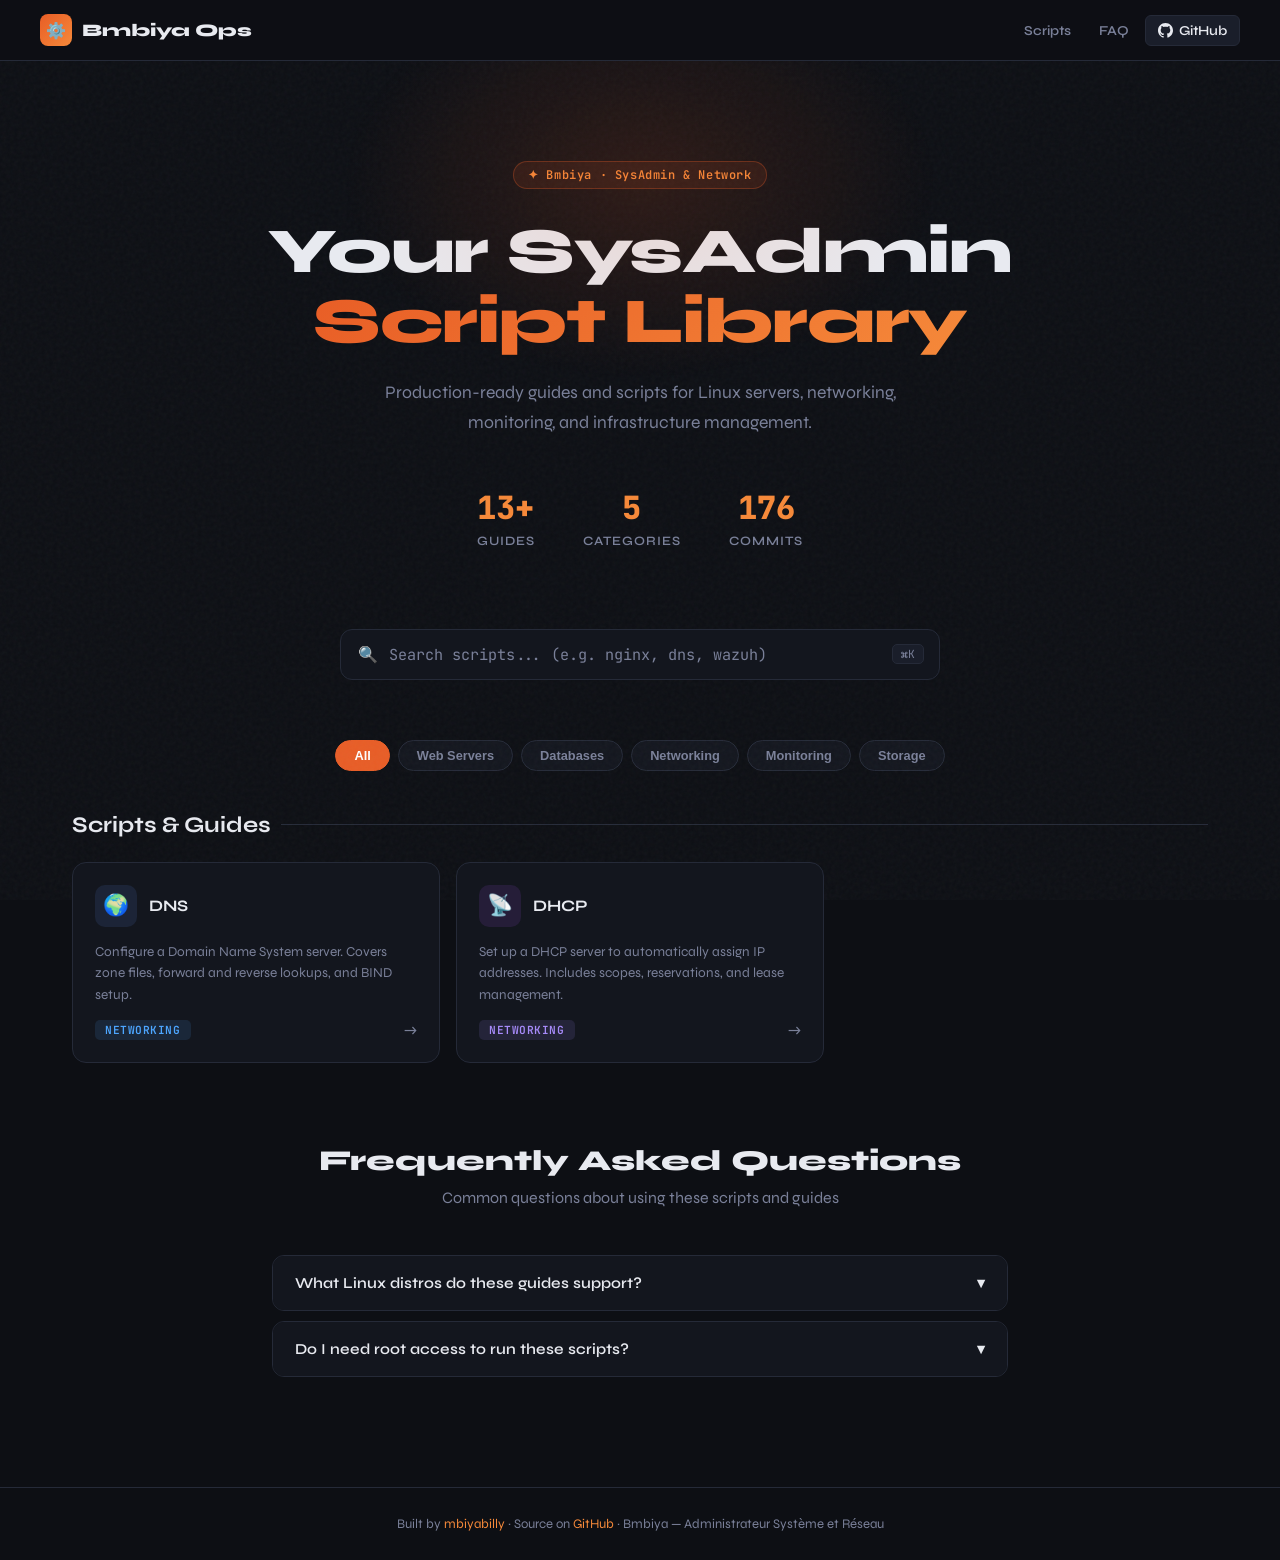
<file: index.html>
<!DOCTYPE html>
<html lang="en">
<head>
<meta charset="UTF-8">
<meta name="viewport" content="width=device-width, initial-scale=1.0">

<title>Bmbiya SysAdmin Scripts</title>

<link href="https://fonts.googleapis.com/css2?family=JetBrains+Mono:wght@400;600&family=Syne:wght@400;600;700;800&display=swap" rel="stylesheet">

<link rel="stylesheet" href="style.css">

</head>

<body>

<!-- HEADER -->
<header>
<div class="header-inner">

<a href="#" class="logo">
<div class="logo-icon">⚙️</div>
Bmbiya Ops
</a>

<nav class="nav-links">
<a href="#scripts">Scripts</a>
<a href="#faq">FAQ</a>

<a href="https://github.com/cfitechops/SysAdmin" target="_blank" class="nav-github">

<svg width="15" height="15" viewBox="0 0 24 24" fill="currentColor">
<path d="M12 0C5.37 0 0 5.37 0 12c0 5.3 3.438 9.8 8.205 11.385.6.113.82-.258.82-.577 0-.285-.01-1.04-.015-2.04-3.338.724-4.042-1.61-4.042-1.61-.546-1.385-1.335-1.755-1.335-1.755-1.087-.744.084-.729.084-.729 1.205.084 1.838 1.236 1.838 1.236 1.07 1.835 2.809 1.305 3.495.998.108-.776.417-1.305.76-1.605-2.665-.3-5.466-1.332-5.466-5.93 0-1.31.465-2.38 1.235-3.22-.135-.303-.54-1.523.105-3.176 0 0 1.005-.322 3.3 1.23.96-.267 1.98-.399 3-.405 1.02.006 2.04.138 3 .405 2.28-1.552 3.285-1.23 3.285-1.23.645 1.653.24 2.873.12 3.176.765.84 1.23 1.91 1.23 3.22 0 4.61-2.805 5.625-5.475 5.92.42.36.81 1.096.81 2.22 0 1.606-.015 2.896-.015 3.286 0 .315.21.69.825.57C20.565 21.795 24 17.295 24 12c0-6.63-5.37-12-12-12"/>
</svg>

GitHub
</a>

</nav>
</div>
</header>


<!-- HERO -->
<section class="hero">

<div class="hero-glow"></div>

<div class="hero-badge">
✦ Bmbiya · SysAdmin & Network
</div>

<h1>
Your SysAdmin<br>
<span>Script Library</span>
</h1>

<p>
Production-ready guides and scripts for Linux servers, networking, monitoring, and infrastructure management.
</p>

<div class="hero-stats">

<div class="stat">
<div class="stat-num">13+</div>
<div class="stat-label">Guides</div>
</div>

<div class="stat">
<div class="stat-num">5</div>
<div class="stat-label">Categories</div>
</div>

<div class="stat">
<div class="stat-num">176</div>
<div class="stat-label">Commits</div>
</div>

</div>
</section>


<!-- SEARCH -->
<div class="search-section">

<div class="search-wrap">

<span class="search-icon">🔍</span>

<input
class="search-input"
id="searchInput"
type="text"
placeholder="Search scripts... (e.g. nginx, dns, wazuh)"
autocomplete="off"
/>

<span class="search-kbd">⌘K</span>

</div>
</div>


<!-- FILTER TABS -->
<div class="cards-section">

<div class="filter-tabs" id="filterTabs">

<button class="tab active" data-cat="all">All</button>
<button class="tab" data-cat="web">Web Servers</button>
<button class="tab" data-cat="db">Databases</button>
<button class="tab" data-cat="network">Networking</button>
<button class="tab" data-cat="monitoring">Monitoring</button>
<button class="tab" data-cat="storage">Storage</button>

</div>

<div class="section-title" id="scripts">
Scripts & Guides
</div>


<div class="cards-grid" id="cardsGrid">

<!-- APACHE -->

<!-- DNS -->
<a class="card"
   href="dns.html"
   target="_blank"
   data-cat="network"
   data-name="dns domain name system">

  <div class="card-header">
    <div class="card-icon" style="background:rgba(91,141,238,0.12)">🌍</div>
    <div class="card-title">DNS</div>
  </div>

  <div class="card-desc">
    Configure a Domain Name System server. Covers zone files, forward and reverse lookups, and BIND setup.
  </div>

  <div class="card-footer">
    <span class="card-tag tag-blue">Networking</span>
    <span class="card-arrow">→</span>
  </div>
</a>

<!-- DHCP -->
<a class="card"
   href="dhcp.html"
   target="_blank"
   data-cat="network"
   data-name="dhcp dynamic host configuration protocol">

  <div class="card-header">
    <div class="card-icon" style="background:rgba(168,85,247,0.12)">📡</div>
    <div class="card-title">DHCP</div>
  </div>

  <div class="card-desc">
    Set up a DHCP server to automatically assign IP addresses. Includes scopes, reservations, and lease management.
  </div>

  <div class="card-footer">
    <span class="card-tag tag-purple">Networking</span>
    <span class="card-arrow">→</span>
  </div>
</a>

<!-- You keep ALL the other cards EXACTLY the same -->
<!-- I removed them here only to keep the message readable -->

</div>

<div class="no-results" id="noResults">
No scripts found for "<span id="searchTerm"></span>"
</div>

</div>



<!-- FAQ -->
<section class="faq-section" id="faq">

<div class="faq-title">
Frequently Asked Questions
</div>

<p class="faq-subtitle">
Common questions about using these scripts and guides
</p>


<div class="faq-item">

<div class="faq-q">
What Linux distros do these guides support?
<span class="faq-chevron">▾</span>
</div>

<div class="faq-a">
Most guides are written for <code>Debian/Ubuntu</code> based systems.
</div>

</div>


<div class="faq-item">

<div class="faq-q">
Do I need root access to run these scripts?
<span class="faq-chevron">▾</span>
</div>

<div class="faq-a">
Yes, most server configuration tasks require <code>sudo</code>.
</div>

</div>

</section>



<!-- FOOTER -->

<footer>

Built by
<a href="https://github.com/mbiyabilly" target="_blank">
mbiyabilly
</a>

· Source on
<a href="https://github.com/cfitechops/SysAdmin" target="_blank">
GitHub
</a>

· Bmbiya — Administrateur Système et Réseau

</footer>


<script src="script.js"></script>

</body>
</html>
</file>
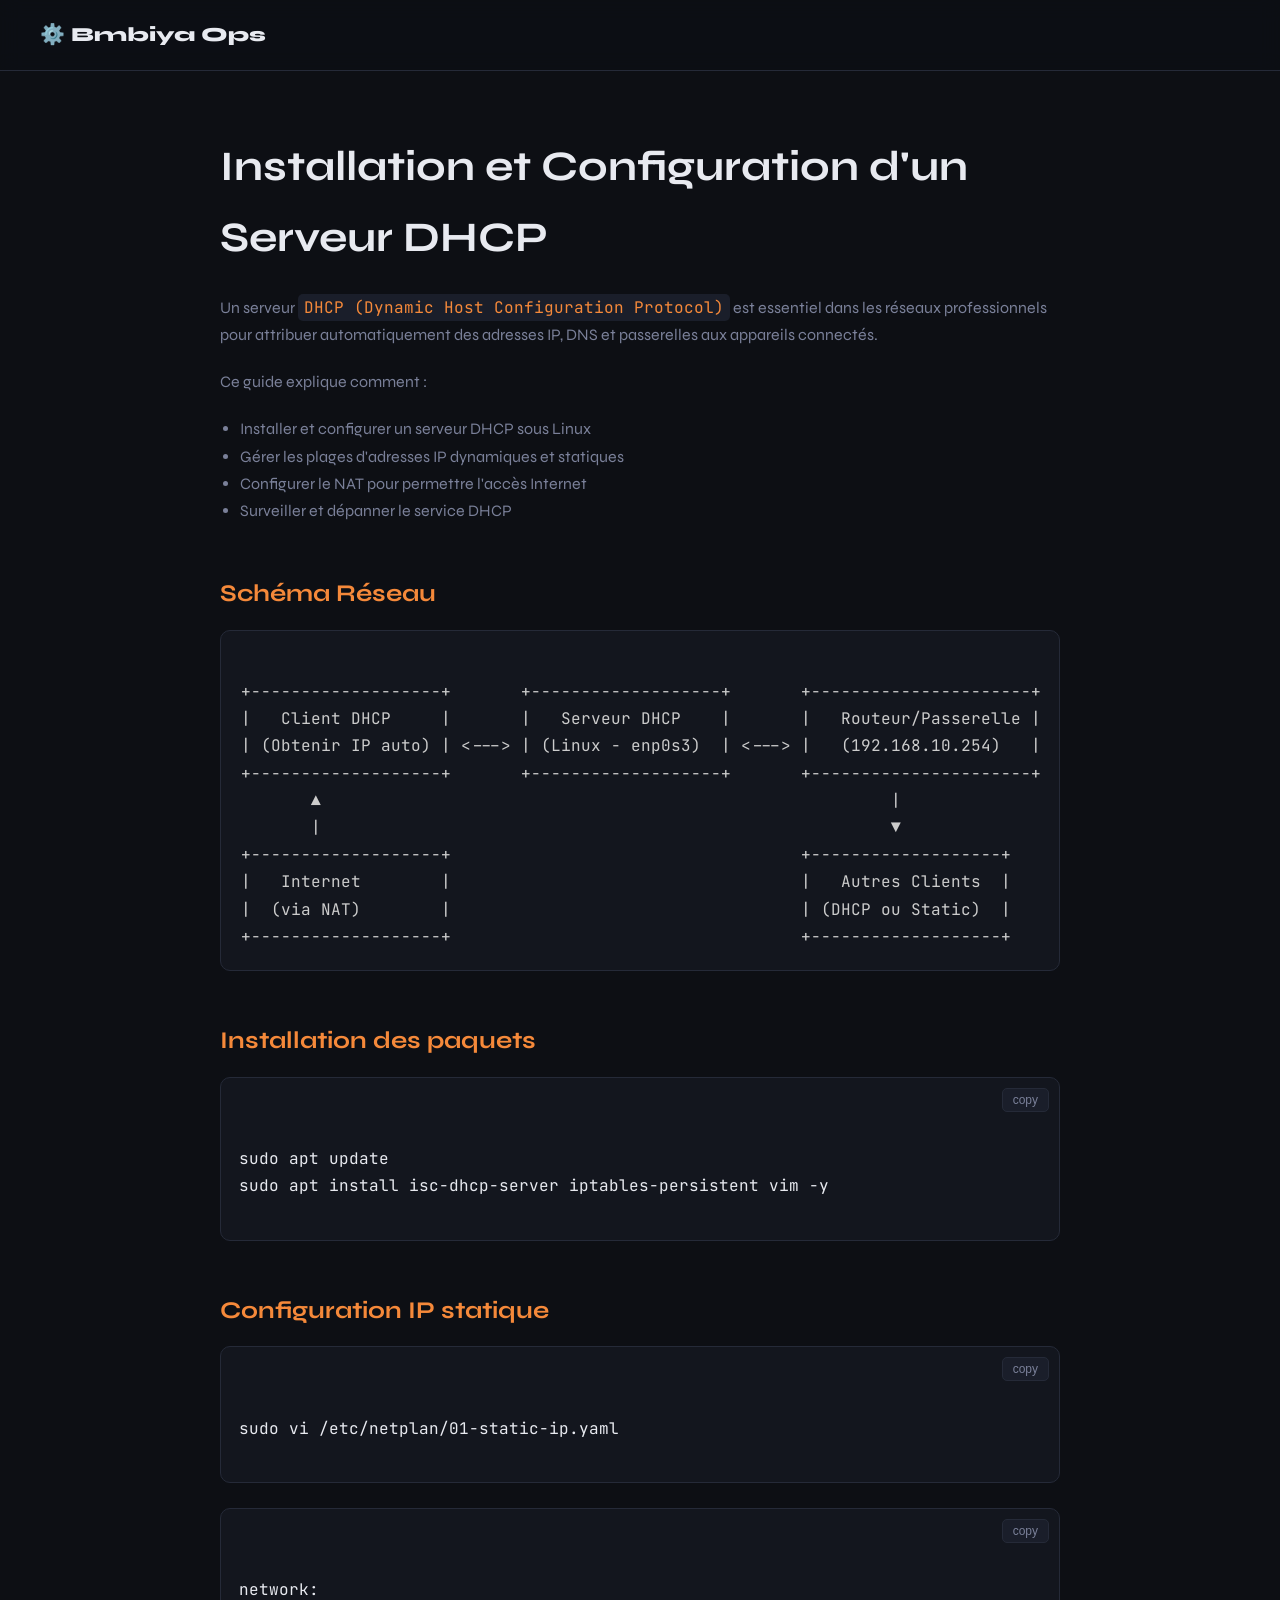
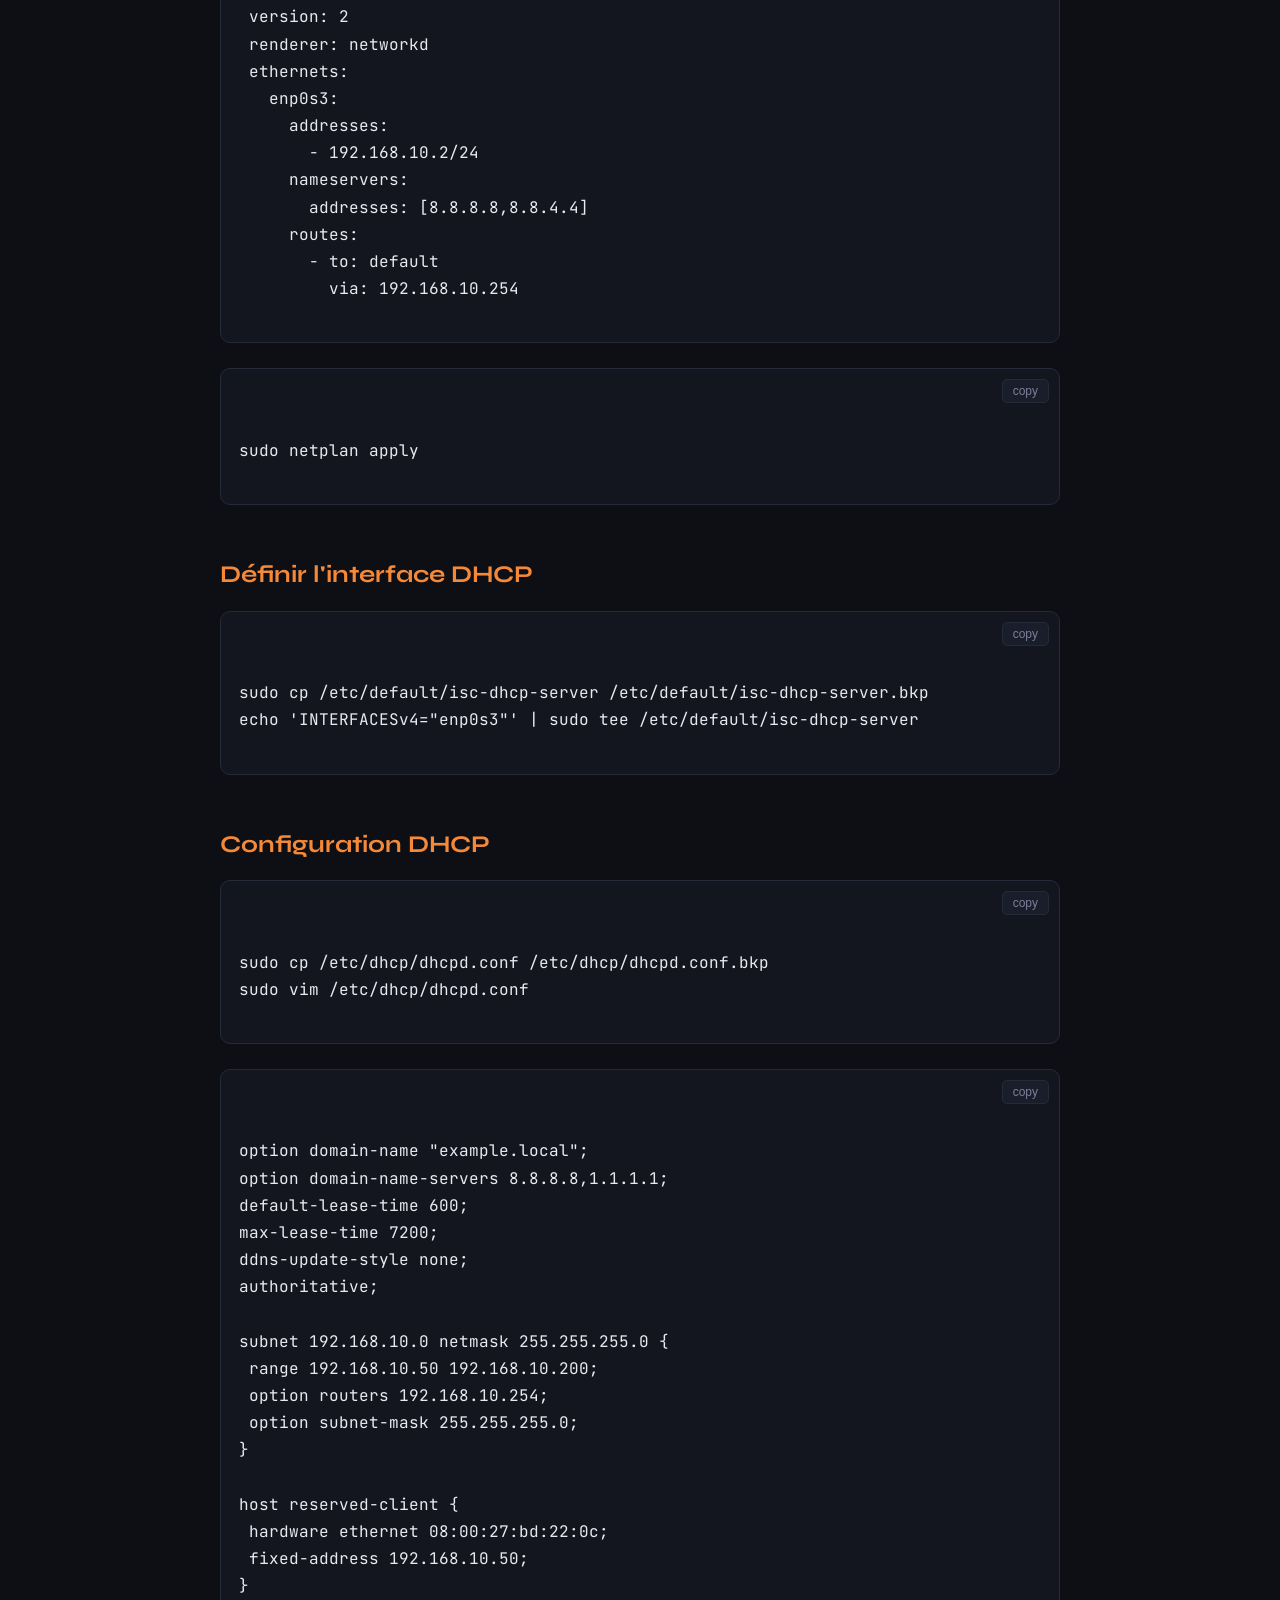
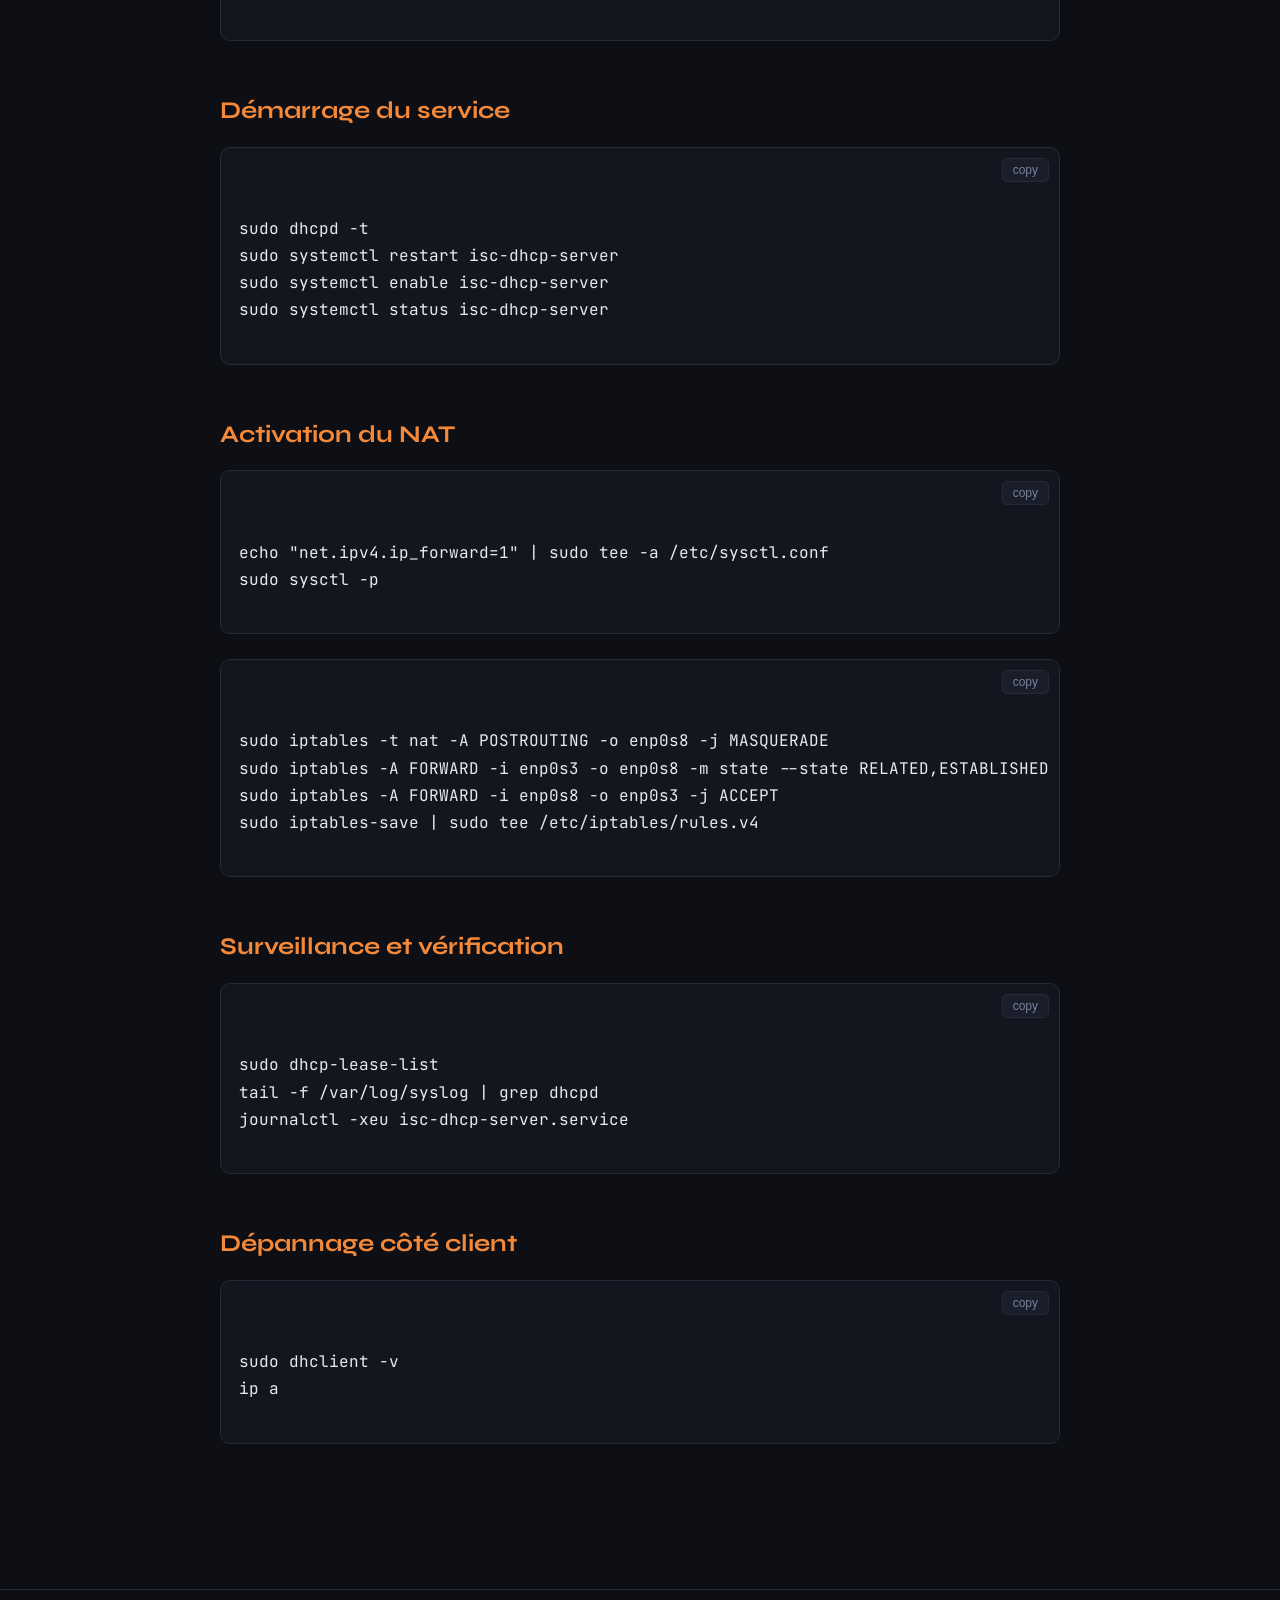
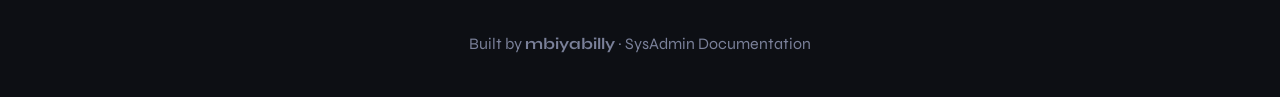
<file: dhcp.html>
<!DOCTYPE html>
<html lang="en">
<head>
<meta charset="UTF-8">
<meta name="viewport" content="width=device-width, initial-scale=1.0">

<title>DHCP Server Installation - Bmbiya SysAdmin</title>

<link href="https://fonts.googleapis.com/css2?family=JetBrains+Mono:wght@400;600&family=Syne:wght@400;600;700;800&display=swap" rel="stylesheet">

<style>

:root{
--bg:#0d0f14;
--surface:#13161e;
--surface2:#1a1e2a;
--border:#252a38;
--accent:#e85d26;
--accent2:#f5893a;
--text:#e8eaf0;
--muted:#7a8099;
}

*{
margin:0;
padding:0;
box-sizing:border-box;
}

body{
background:var(--bg);
color:var(--text);
font-family:'Syne',sans-serif;
line-height:1.7;
}

header{
position:sticky;
top:0;
background:rgba(13,15,20,.9);
backdrop-filter:blur(10px);
border-bottom:1px solid var(--border);
padding:18px 40px;
z-index:100;
}

.logo{
font-weight:800;
font-size:20px;
color:var(--text);
text-decoration:none;
}

.container{
max-width:900px;
margin:auto;
padding:60px 30px;
}

h1{
font-size:42px;
margin-bottom:20px;
}

h2{
margin-top:50px;
margin-bottom:15px;
font-size:24px;
color:var(--accent2);
}

p{
color:var(--muted);
margin-bottom:20px;
}

ul{
margin-left:20px;
margin-bottom:20px;
color:var(--muted);
}

code{
background:var(--surface2);
padding:3px 6px;
border-radius:5px;
font-family:'JetBrains Mono',monospace;
color:var(--accent2);
}

pre{
background:var(--surface);
border:1px solid var(--border);
padding:18px;
border-radius:10px;
overflow:auto;
position:relative;
margin-bottom:25px;
}

pre code{
background:none;
color:#e8eaf0;
}

.copy-btn{
position:absolute;
top:10px;
right:10px;
background:var(--surface2);
border:1px solid var(--border);
color:var(--muted);
padding:4px 10px;
font-size:12px;
border-radius:5px;
cursor:pointer;
}

.copy-btn:hover{
color:white;
border-color:var(--accent);
}

.diagram{
background:var(--surface);
border:1px solid var(--border);
padding:20px;
border-radius:10px;
font-family:'JetBrains Mono',monospace;
color:#ccc;
margin-bottom:30px;
white-space:pre;
}

footer{
text-align:center;
padding:40px;
border-top:1px solid var(--border);
color:var(--muted);
margin-top:60px;
}

</style>
</head>


<body>

<header>
<a class="logo" href="#">⚙️ Bmbiya Ops</a>
</header>


<div class="container">

<h1>Installation et Configuration d'un Serveur DHCP</h1>

<p>
Un serveur <code>DHCP (Dynamic Host Configuration Protocol)</code> est essentiel dans les réseaux professionnels pour attribuer automatiquement des adresses IP, DNS et passerelles aux appareils connectés.
</p>

<p>Ce guide explique comment :</p>

<ul>
<li>Installer et configurer un serveur DHCP sous Linux</li>
<li>Gérer les plages d'adresses IP dynamiques et statiques</li>
<li>Configurer le NAT pour permettre l'accès Internet</li>
<li>Surveiller et dépanner le service DHCP</li>
</ul>


<h2>Schéma Réseau</h2>

<div class="diagram">
+-------------------+       +-------------------+       +----------------------+
|   Client DHCP     |       |   Serveur DHCP    |       |   Routeur/Passerelle |
| (Obtenir IP auto) | <---> | (Linux - enp0s3)  | <---> |   (192.168.10.254)   |
+-------------------+       +-------------------+       +----------------------+
       ▲                                                         |
       |                                                         ▼
+-------------------+                                   +-------------------+
|   Internet        |                                   |   Autres Clients  |
|  (via NAT)        |                                   | (DHCP ou Static)  |
+-------------------+                                   +-------------------+
</div>


<h2>Installation des paquets</h2>

<pre>
<button class="copy-btn">copy</button>
<code>
sudo apt update
sudo apt install isc-dhcp-server iptables-persistent vim -y
</code>
</pre>


<h2>Configuration IP statique</h2>

<pre>
<button class="copy-btn">copy</button>
<code>
sudo vi /etc/netplan/01-static-ip.yaml
</code>
</pre>

<pre>
<button class="copy-btn">copy</button>
<code>
network:
 version: 2
 renderer: networkd
 ethernets:
   enp0s3:
     addresses:
       - 192.168.10.2/24
     nameservers:
       addresses: [8.8.8.8,8.8.4.4]
     routes:
       - to: default
         via: 192.168.10.254
</code>
</pre>

<pre>
<button class="copy-btn">copy</button>
<code>
sudo netplan apply
</code>
</pre>


<h2>Définir l'interface DHCP</h2>

<pre>
<button class="copy-btn">copy</button>
<code>
sudo cp /etc/default/isc-dhcp-server /etc/default/isc-dhcp-server.bkp
echo 'INTERFACESv4="enp0s3"' | sudo tee /etc/default/isc-dhcp-server
</code>
</pre>


<h2>Configuration DHCP</h2>

<pre>
<button class="copy-btn">copy</button>
<code>
sudo cp /etc/dhcp/dhcpd.conf /etc/dhcp/dhcpd.conf.bkp
sudo vim /etc/dhcp/dhcpd.conf
</code>
</pre>

<pre>
<button class="copy-btn">copy</button>
<code>
option domain-name "example.local";
option domain-name-servers 8.8.8.8,1.1.1.1;
default-lease-time 600;
max-lease-time 7200;
ddns-update-style none;
authoritative;

subnet 192.168.10.0 netmask 255.255.255.0 {
 range 192.168.10.50 192.168.10.200;
 option routers 192.168.10.254;
 option subnet-mask 255.255.255.0;
}

host reserved-client {
 hardware ethernet 08:00:27:bd:22:0c;
 fixed-address 192.168.10.50;
}
</code>
</pre>


<h2>Démarrage du service</h2>

<pre>
<button class="copy-btn">copy</button>
<code>
sudo dhcpd -t
sudo systemctl restart isc-dhcp-server
sudo systemctl enable isc-dhcp-server
sudo systemctl status isc-dhcp-server
</code>
</pre>


<h2>Activation du NAT</h2>

<pre>
<button class="copy-btn">copy</button>
<code>
echo "net.ipv4.ip_forward=1" | sudo tee -a /etc/sysctl.conf
sudo sysctl -p
</code>
</pre>

<pre>
<button class="copy-btn">copy</button>
<code>
sudo iptables -t nat -A POSTROUTING -o enp0s8 -j MASQUERADE
sudo iptables -A FORWARD -i enp0s3 -o enp0s8 -m state --state RELATED,ESTABLISHED -j ACCEPT
sudo iptables -A FORWARD -i enp0s8 -o enp0s3 -j ACCEPT
sudo iptables-save | sudo tee /etc/iptables/rules.v4
</code>
</pre>


<h2>Surveillance et vérification</h2>

<pre>
<button class="copy-btn">copy</button>
<code>
sudo dhcp-lease-list
tail -f /var/log/syslog | grep dhcpd
journalctl -xeu isc-dhcp-server.service
</code>
</pre>


<h2>Dépannage côté client</h2>

<pre>
<button class="copy-btn">copy</button>
<code>
sudo dhclient -v
ip a
</code>
</pre>

</div>


<footer>
Built by <strong>mbiyabilly</strong> · SysAdmin Documentation
</footer>


<script>

const buttons=document.querySelectorAll(".copy-btn")

buttons.forEach(btn=>{
btn.addEventListener("click",()=>{
const code=btn.nextElementSibling.innerText
navigator.clipboard.writeText(code)
btn.innerText="copied"
setTimeout(()=>btn.innerText="copy",2000)
})
})

</script>

</body>
</html>
</file>
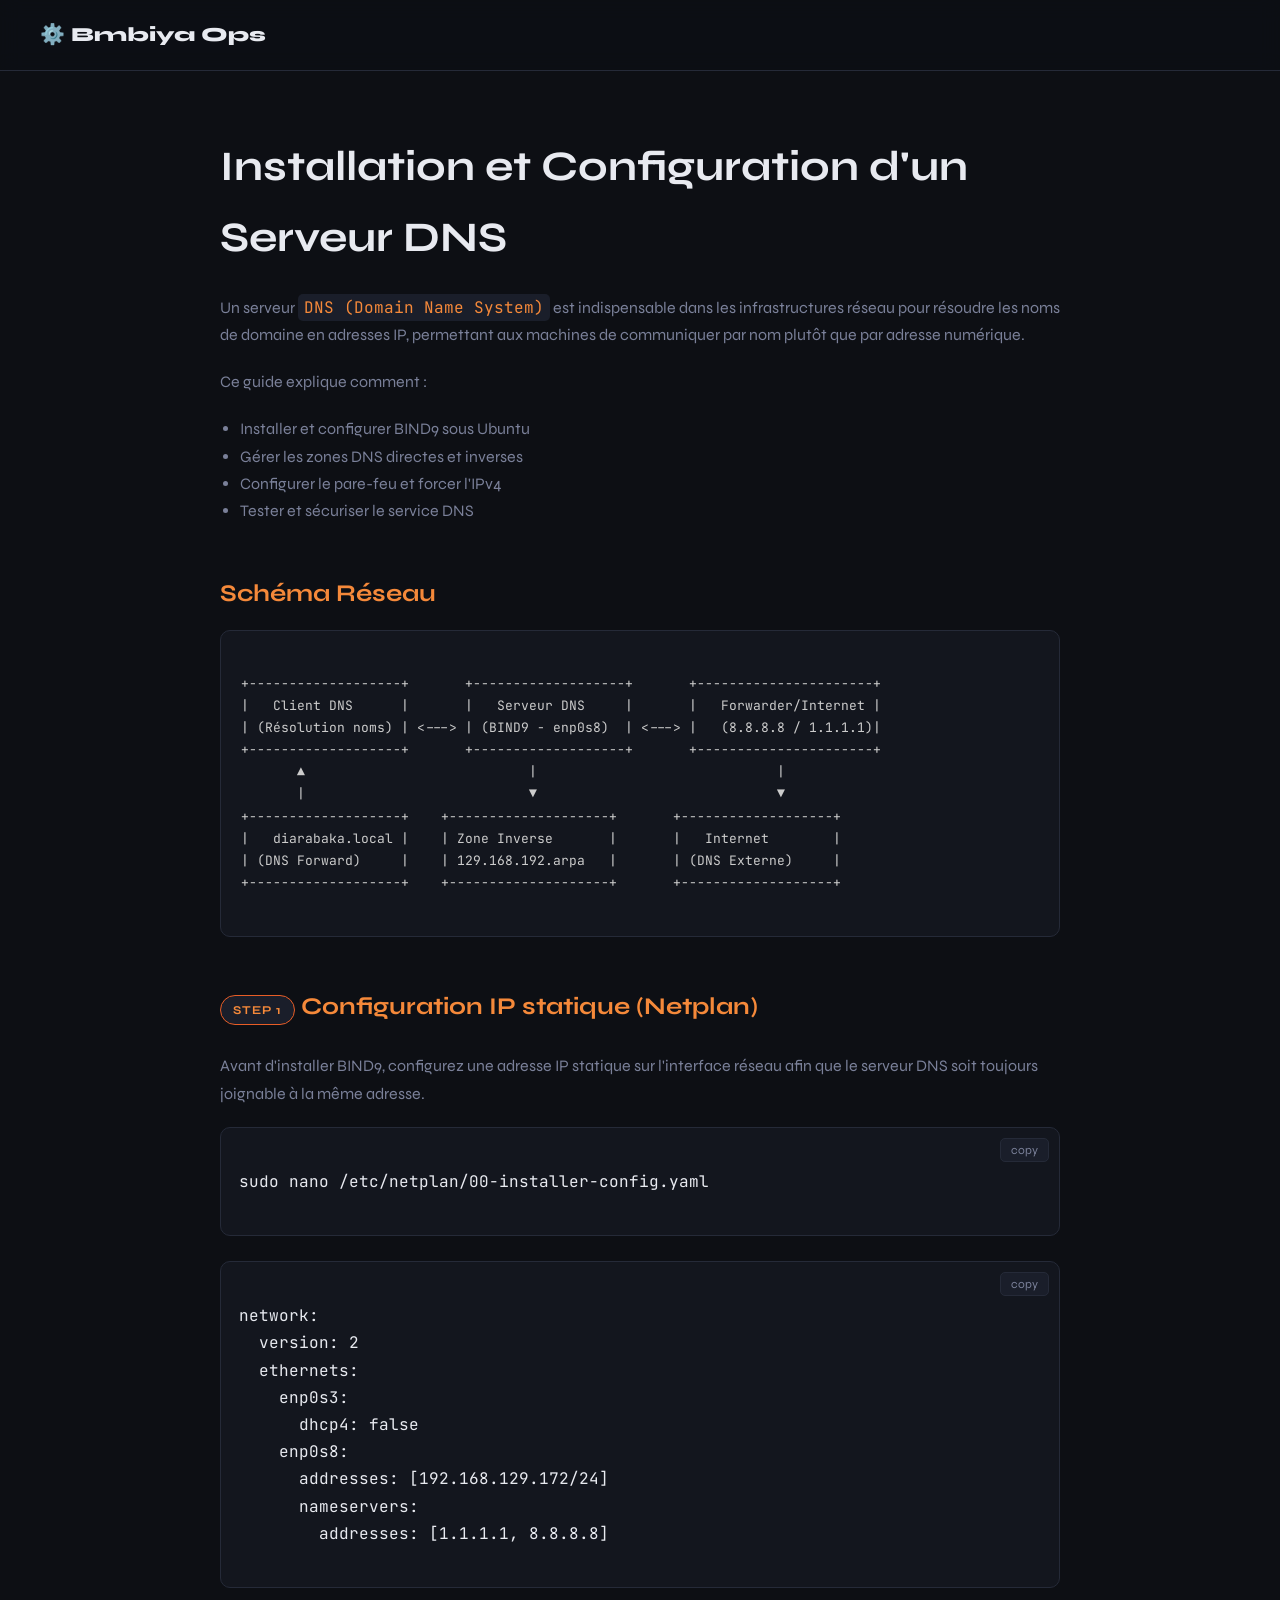
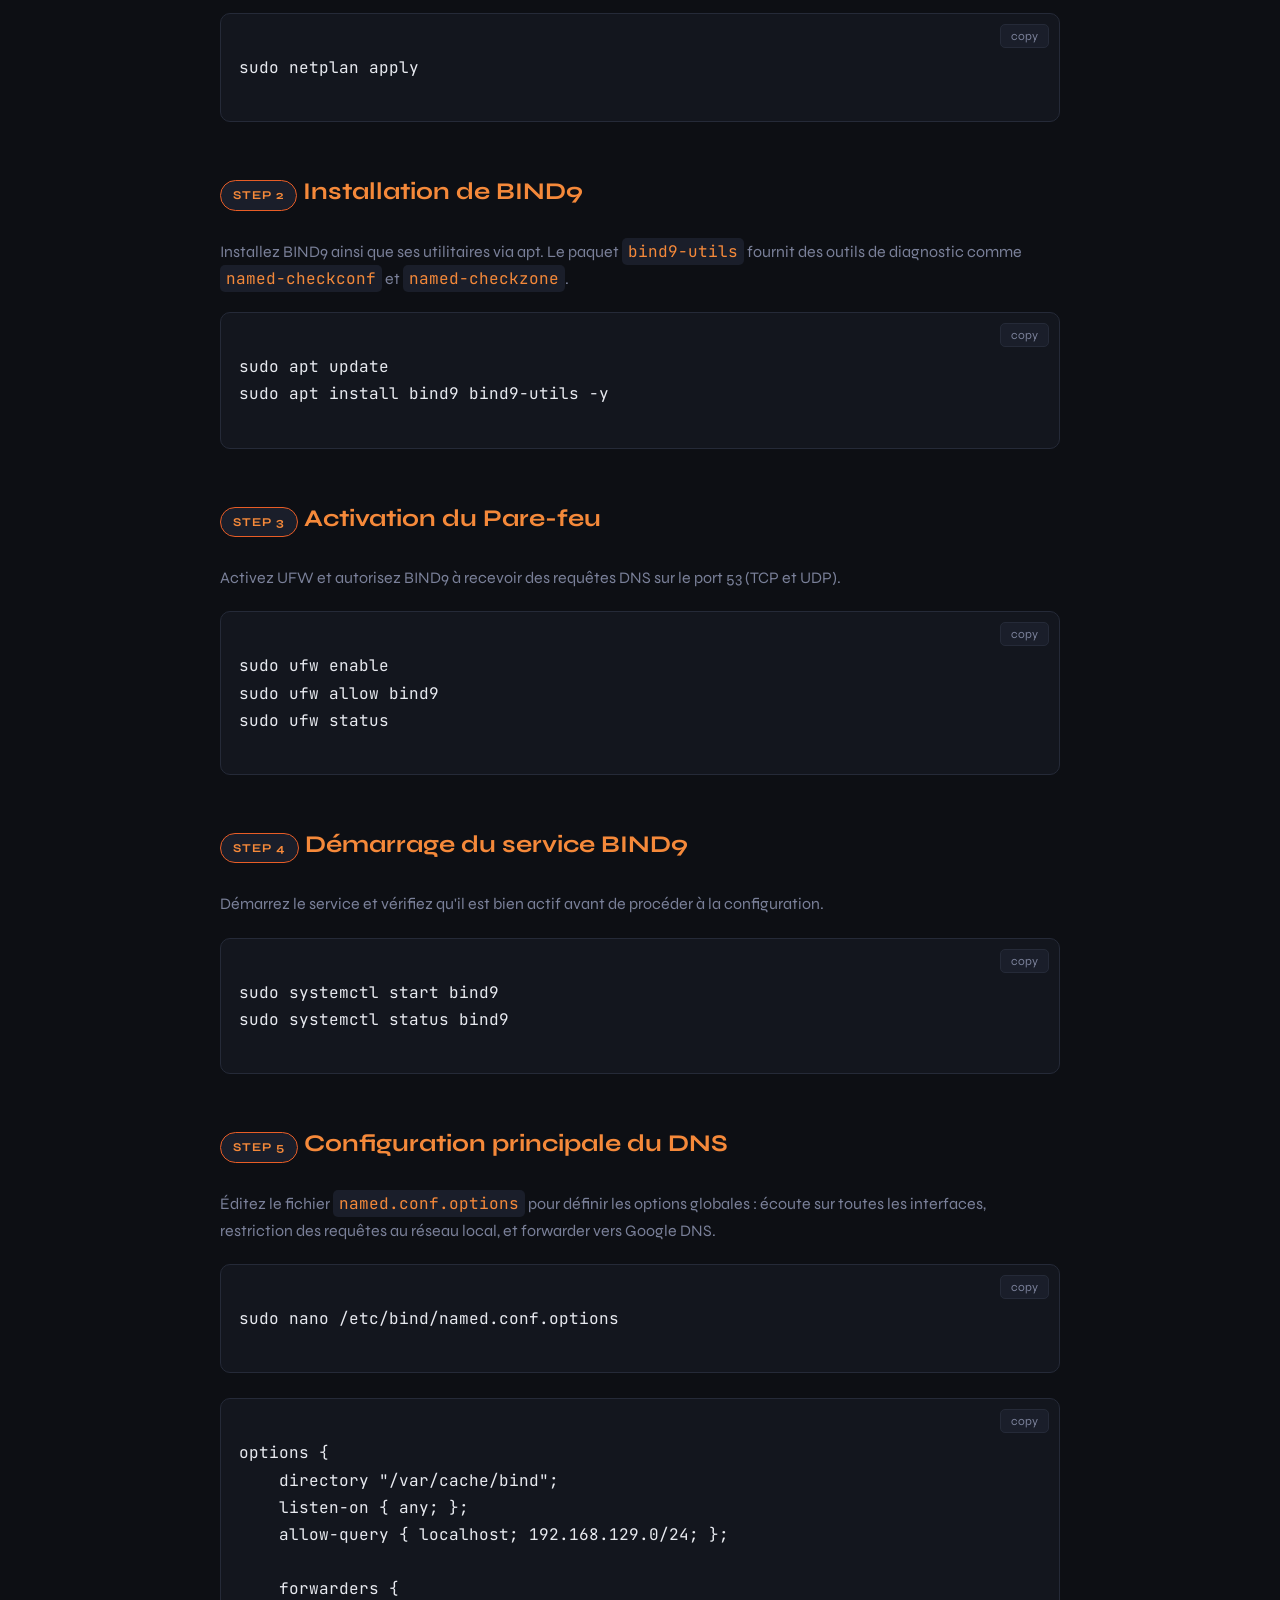
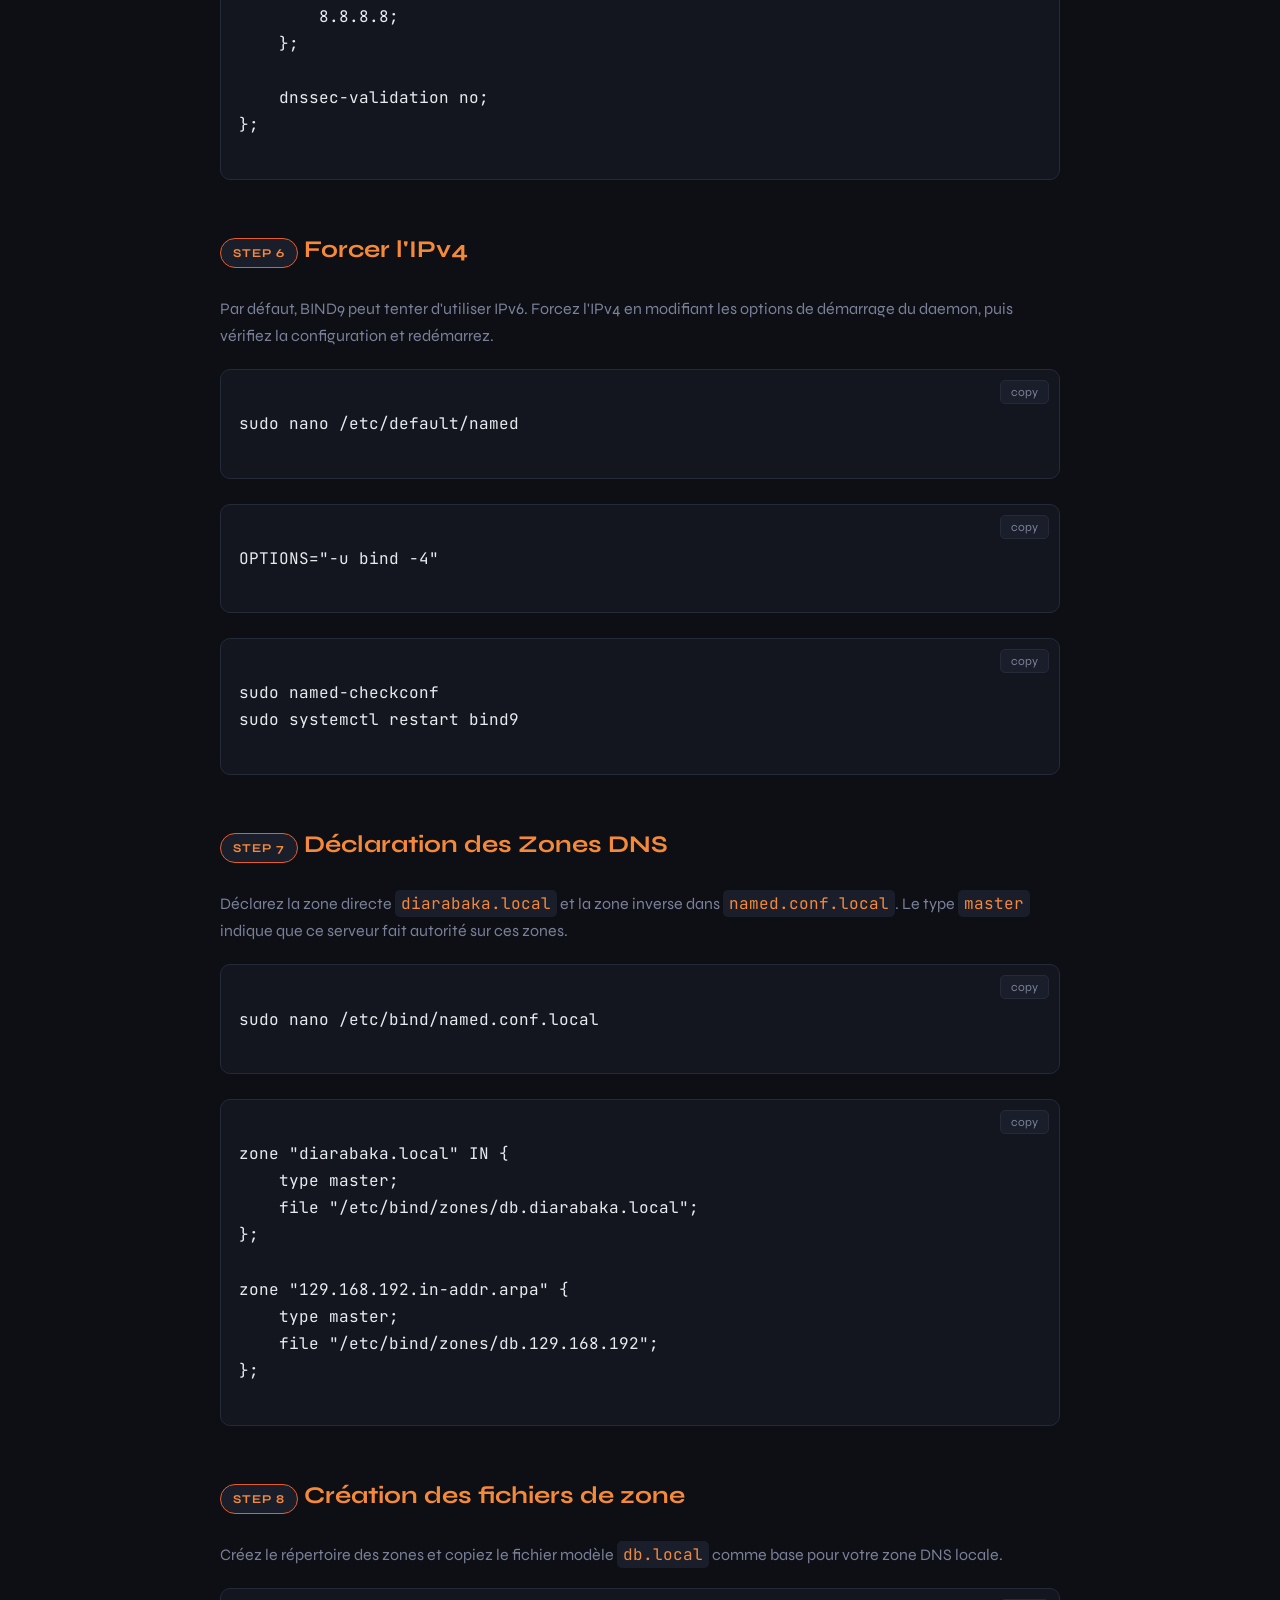
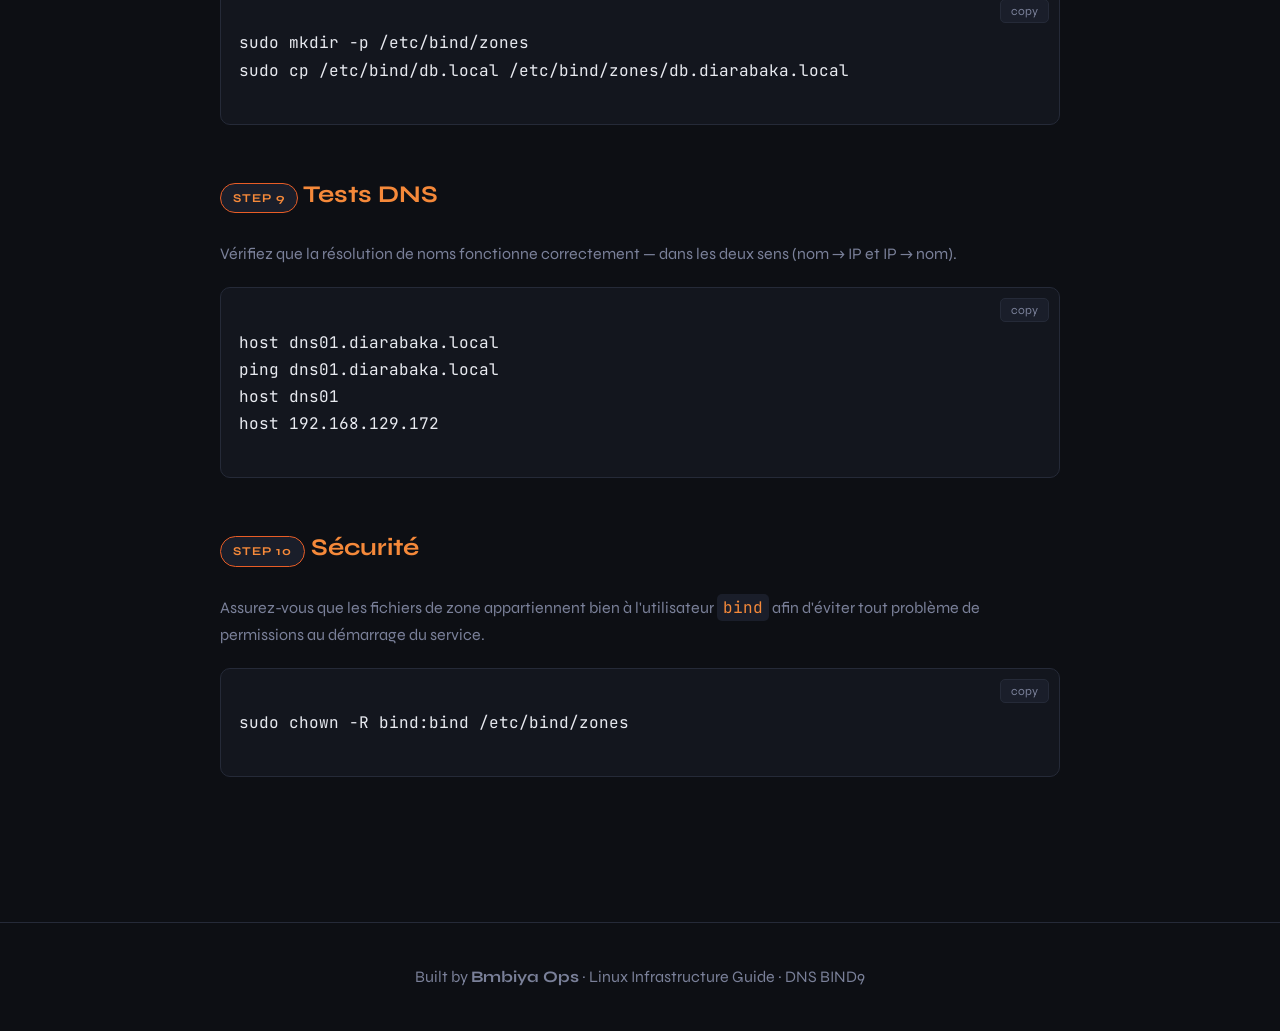
<file: dns.html>
<!DOCTYPE html>
<html lang="en">
<head>
<meta charset="UTF-8">
<meta name="viewport" content="width=device-width, initial-scale=1.0">
<title>DNS BIND9 Installation - Bmbiya Ops</title>

<link href="https://fonts.googleapis.com/css2?family=JetBrains+Mono:wght@400;600&family=Syne:wght@400;600;700;800&display=swap" rel="stylesheet">

<style>

:root{
--bg:#0d0f14;
--surface:#13161e;
--surface2:#1a1e2a;
--border:#252a38;
--accent:#e85d26;
--accent2:#f5893a;
--text:#e8eaf0;
--muted:#7a8099;
}

*{
margin:0;
padding:0;
box-sizing:border-box;
}

body{
background:var(--bg);
color:var(--text);
font-family:'Syne',sans-serif;
line-height:1.7;
}

header{
position:sticky;
top:0;
background:rgba(13,15,20,.9);
backdrop-filter:blur(10px);
border-bottom:1px solid var(--border);
padding:18px 40px;
z-index:100;
}

.logo{
font-weight:800;
font-size:20px;
color:var(--text);
text-decoration:none;
}

.container{
max-width:900px;
margin:auto;
padding:60px 30px;
}

h1{
font-size:42px;
margin-bottom:20px;
}

h2{
margin-top:50px;
margin-bottom:15px;
font-size:24px;
color:var(--accent2);
}

p{
color:var(--muted);
margin-bottom:20px;
}

ul{
margin-left:20px;
margin-bottom:20px;
color:var(--muted);
}

code{
background:var(--surface2);
padding:3px 6px;
border-radius:5px;
font-family:'JetBrains Mono',monospace;
color:var(--accent2);
}

pre{
background:var(--surface);
border:1px solid var(--border);
padding:18px;
border-radius:10px;
overflow:auto;
position:relative;
margin-bottom:25px;
}

pre code{
background:none;
color:#e8eaf0;
padding:0;
}

.copy-btn{
position:absolute;
top:10px;
right:10px;
background:var(--surface2);
border:1px solid var(--border);
color:var(--muted);
padding:4px 10px;
font-size:12px;
border-radius:5px;
cursor:pointer;
font-family:'Syne',sans-serif;
}

.copy-btn:hover{
color:white;
border-color:var(--accent);
}

.step-badge{
font-size:12px;
background:var(--surface2);
border:1px solid var(--accent);
color:var(--accent2);
display:inline-block;
padding:4px 12px;
border-radius:20px;
margin-bottom:12px;
font-weight:700;
letter-spacing:1px;
text-transform:uppercase;
}

.diagram{
background:var(--surface);
border:1px solid var(--border);
padding:20px;
border-radius:10px;
font-family:'JetBrains Mono',monospace;
color:#ccc;
margin-bottom:30px;
white-space:pre;
overflow-x:auto;
font-size:13px;
}

footer{
text-align:center;
padding:40px;
border-top:1px solid var(--border);
color:var(--muted);
margin-top:60px;
font-family:'Syne',sans-serif;
}

</style>
</head>

<body>

<header>
  <a class="logo" href="#">⚙️ Bmbiya Ops</a>
</header>

<div class="container">

  <h1>Installation et Configuration d'un Serveur DNS</h1>

  <p>
    Un serveur <code>DNS (Domain Name System)</code> est indispensable dans les infrastructures réseau pour résoudre les noms de domaine en adresses IP, permettant aux machines de communiquer par nom plutôt que par adresse numérique.
  </p>

  <p>Ce guide explique comment :</p>

  <ul>
    <li>Installer et configurer BIND9 sous Ubuntu</li>
    <li>Gérer les zones DNS directes et inverses</li>
    <li>Configurer le pare-feu et forcer l'IPv4</li>
    <li>Tester et sécuriser le service DNS</li>
  </ul>


  <h2>Schéma Réseau</h2>

  <div class="diagram">
+-------------------+       +-------------------+       +----------------------+
|   Client DNS      |       |   Serveur DNS     |       |   Forwarder/Internet |
| (Résolution noms) | <---> | (BIND9 - enp0s8)  | <---> |   (8.8.8.8 / 1.1.1.1)|
+-------------------+       +-------------------+       +----------------------+
       ▲                            |                              |
       |                            ▼                              ▼
+-------------------+    +--------------------+       +-------------------+
|   diarabaka.local |    | Zone Inverse       |       |   Internet        |
| (DNS Forward)     |    | 129.168.192.arpa   |       | (DNS Externe)     |
+-------------------+    +--------------------+       +-------------------+
  </div>


  <h2><span class="step-badge">Step 1</span> Configuration IP statique (Netplan)</h2>

  <p>Avant d'installer BIND9, configurez une adresse IP statique sur l'interface réseau afin que le serveur DNS soit toujours joignable à la même adresse.</p>

  <pre>
<button class="copy-btn">copy</button>
<code>sudo nano /etc/netplan/00-installer-config.yaml</code>
  </pre>

  <pre>
<button class="copy-btn">copy</button>
<code>network:
  version: 2
  ethernets:
    enp0s3:
      dhcp4: false
    enp0s8:
      addresses: [192.168.129.172/24]
      nameservers:
        addresses: [1.1.1.1, 8.8.8.8]</code>
  </pre>

  <pre>
<button class="copy-btn">copy</button>
<code>sudo netplan apply</code>
  </pre>


  <h2><span class="step-badge">Step 2</span> Installation de BIND9</h2>

  <p>Installez BIND9 ainsi que ses utilitaires via apt. Le paquet <code>bind9-utils</code> fournit des outils de diagnostic comme <code>named-checkconf</code> et <code>named-checkzone</code>.</p>

  <pre>
<button class="copy-btn">copy</button>
<code>sudo apt update
sudo apt install bind9 bind9-utils -y</code>
  </pre>


  <h2><span class="step-badge">Step 3</span> Activation du Pare-feu</h2>

  <p>Activez UFW et autorisez BIND9 à recevoir des requêtes DNS sur le port 53 (TCP et UDP).</p>

  <pre>
<button class="copy-btn">copy</button>
<code>sudo ufw enable
sudo ufw allow bind9
sudo ufw status</code>
  </pre>


  <h2><span class="step-badge">Step 4</span> Démarrage du service BIND9</h2>

  <p>Démarrez le service et vérifiez qu'il est bien actif avant de procéder à la configuration.</p>

  <pre>
<button class="copy-btn">copy</button>
<code>sudo systemctl start bind9
sudo systemctl status bind9</code>
  </pre>


  <h2><span class="step-badge">Step 5</span> Configuration principale du DNS</h2>

  <p>Éditez le fichier <code>named.conf.options</code> pour définir les options globales : écoute sur toutes les interfaces, restriction des requêtes au réseau local, et forwarder vers Google DNS.</p>

  <pre>
<button class="copy-btn">copy</button>
<code>sudo nano /etc/bind/named.conf.options</code>
  </pre>

  <pre>
<button class="copy-btn">copy</button>
<code>options {
    directory "/var/cache/bind";
    listen-on { any; };
    allow-query { localhost; 192.168.129.0/24; };

    forwarders {
        8.8.8.8;
    };

    dnssec-validation no;
};</code>
  </pre>


  <h2><span class="step-badge">Step 6</span> Forcer l'IPv4</h2>

  <p>Par défaut, BIND9 peut tenter d'utiliser IPv6. Forcez l'IPv4 en modifiant les options de démarrage du daemon, puis vérifiez la configuration et redémarrez.</p>

  <pre>
<button class="copy-btn">copy</button>
<code>sudo nano /etc/default/named</code>
  </pre>

  <pre>
<button class="copy-btn">copy</button>
<code>OPTIONS="-u bind -4"</code>
  </pre>

  <pre>
<button class="copy-btn">copy</button>
<code>sudo named-checkconf
sudo systemctl restart bind9</code>
  </pre>


  <h2><span class="step-badge">Step 7</span> Déclaration des Zones DNS</h2>

  <p>Déclarez la zone directe <code>diarabaka.local</code> et la zone inverse dans <code>named.conf.local</code>. Le type <code>master</code> indique que ce serveur fait autorité sur ces zones.</p>

  <pre>
<button class="copy-btn">copy</button>
<code>sudo nano /etc/bind/named.conf.local</code>
  </pre>

  <pre>
<button class="copy-btn">copy</button>
<code>zone "diarabaka.local" IN {
    type master;
    file "/etc/bind/zones/db.diarabaka.local";
};

zone "129.168.192.in-addr.arpa" {
    type master;
    file "/etc/bind/zones/db.129.168.192";
};</code>
  </pre>


  <h2><span class="step-badge">Step 8</span> Création des fichiers de zone</h2>

  <p>Créez le répertoire des zones et copiez le fichier modèle <code>db.local</code> comme base pour votre zone DNS locale.</p>

  <pre>
<button class="copy-btn">copy</button>
<code>sudo mkdir -p /etc/bind/zones
sudo cp /etc/bind/db.local /etc/bind/zones/db.diarabaka.local</code>
  </pre>


  <h2><span class="step-badge">Step 9</span> Tests DNS</h2>

  <p>Vérifiez que la résolution de noms fonctionne correctement — dans les deux sens (nom → IP et IP → nom).</p>

  <pre>
<button class="copy-btn">copy</button>
<code>host dns01.diarabaka.local
ping dns01.diarabaka.local
host dns01
host 192.168.129.172</code>
  </pre>


  <h2><span class="step-badge">Step 10</span> Sécurité</h2>

  <p>Assurez-vous que les fichiers de zone appartiennent bien à l'utilisateur <code>bind</code> afin d'éviter tout problème de permissions au démarrage du service.</p>

  <pre>
<button class="copy-btn">copy</button>
<code>sudo chown -R bind:bind /etc/bind/zones</code>
  </pre>

</div>

<footer>
  Built by <strong>Bmbiya Ops</strong> · Linux Infrastructure Guide · DNS BIND9
</footer>

<script>
const buttons = document.querySelectorAll(".copy-btn");

buttons.forEach(btn => {
  btn.addEventListener("click", () => {
    const code = btn.nextElementSibling.innerText.trim();
    navigator.clipboard.writeText(code);
    btn.innerText = "copied";
    setTimeout(() => btn.innerText = "copy", 2000);
  });
});
</script>

</body>
</html>
</file>
<file: style.css>
:root{
--bg:#0d0f14;
--surface:#13161e;
--surface2:#1a1e2a;
--border:#252a38;
--accent:#e85d26;
--accent2:#f5893a;
--text:#e8eaf0;
--muted:#7a8099;
--green:#3ecf8e;
--blue:#4da6ff;
--purple:#a78bfa;
}

*{
margin:0;
padding:0;
box-sizing:border-box;
}

body{
background:var(--bg);
color:var(--text);
font-family:'Syne',sans-serif;
min-height:100vh;
overflow-x:hidden;
}


/* NOISE OVERLAY */

body::before{
content:'';
position:fixed;
inset:0;
background-image:url("data:image/svg+xml,%3Csvg viewBox='0 0 256 256' xmlns='http://www.w3.org/2000/svg'%3E%3Cfilter id='noise'%3E%3CfeTurbulence type='fractalNoise' baseFrequency='0.9' numOctaves='4' stitchTiles='stitch'/%3E%3C/filter%3E%3Crect width='100%25' height='100%25' filter='url(%23noise)' opacity='0.04'/%3E%3C/svg%3E");
pointer-events:none;
z-index:0;
}



/* HEADER */

header{
position:sticky;
top:0;
z-index:100;
background:rgba(13,15,20,0.85);
backdrop-filter:blur(16px);
border-bottom:1px solid var(--border);
padding:0 2rem;
}

.header-inner{
max-width:1200px;
margin:auto;
display:flex;
align-items:center;
gap:2rem;
height:60px;
}

.logo{
display:flex;
align-items:center;
gap:10px;
text-decoration:none;
color:var(--text);
font-weight:800;
font-size:1.1rem;
white-space:nowrap;
}

.logo-icon{
width:32px;
height:32px;
background:linear-gradient(135deg,var(--accent),var(--accent2));
border-radius:8px;
display:flex;
align-items:center;
justify-content:center;
font-size:1rem;
}

.nav-links{
display:flex;
align-items:center;
gap:0.25rem;
margin-left:auto;
}

.nav-links a{
color:var(--muted);
text-decoration:none;
font-size:0.85rem;
font-weight:600;
padding:6px 12px;
border-radius:6px;
transition:all .2s;
}

.nav-links a:hover{
color:var(--text);
background:var(--surface2);
}

.nav-github{
display:flex;
align-items:center;
gap:6px;
background:var(--surface2)!important;
border:1px solid var(--border)!important;
color:var(--text)!important;
}



/* HERO */

.hero{
position:relative;
text-align:center;
padding:100px 2rem 80px;
overflow:hidden;
}

.hero-glow{
position:absolute;
top:-80px;
left:50%;
transform:translateX(-50%);
width:600px;
height:400px;
background:radial-gradient(ellipse,rgba(232,93,38,0.15)0%,transparent 70%);
pointer-events:none;
}

.hero-badge{
display:inline-flex;
align-items:center;
gap:6px;
background:rgba(232,93,38,0.1);
border:1px solid rgba(232,93,38,0.3);
color:var(--accent2);
font-size:.75rem;
font-weight:600;
font-family:'JetBrains Mono',monospace;
padding:5px 14px;
border-radius:20px;
margin-bottom:28px;
letter-spacing:.05em;
}

.hero h1{
font-size:clamp(2.4rem,6vw,4rem);
font-weight:800;
line-height:1.1;
margin-bottom:20px;
letter-spacing:-0.02em;
}

.hero h1 span{
background:linear-gradient(135deg,var(--accent),var(--accent2));
-webkit-background-clip:text;
-webkit-text-fill-color:transparent;
}

.hero p{
color:var(--muted);
font-size:1.1rem;
max-width:560px;
margin:auto;
line-height:1.7;
margin-bottom:40px;
}


/* HERO STATS */

.hero-stats{
display:flex;
justify-content:center;
gap:3rem;
margin-top:48px;
}

.stat{
text-align:center;
}

.stat-num{
font-size:2rem;
font-weight:800;
color:var(--accent2);
font-family:'JetBrains Mono',monospace;
}

.stat-label{
font-size:.8rem;
color:var(--muted);
font-weight:600;
margin-top:4px;
text-transform:uppercase;
letter-spacing:.08em;
}



/* SEARCH */

.search-section{
max-width:1200px;
margin:auto;
padding:0 2rem 60px;
}

.search-wrap{
position:relative;
max-width:600px;
margin:auto;
}

.search-icon{
position:absolute;
left:18px;
top:50%;
transform:translateY(-50%);
color:var(--muted);
}

.search-input{
width:100%;
background:var(--surface);
border:1px solid var(--border);
border-radius:12px;
padding:14px 48px;
color:var(--text);
font-size:.95rem;
font-family:'JetBrains Mono',monospace;
outline:none;
transition:.2s;
}

.search-input:focus{
border-color:var(--accent);
box-shadow:0 0 0 3px rgba(232,93,38,.1);
}

.search-input::placeholder{
color:var(--muted);
}

.search-kbd{
position:absolute;
right:16px;
top:50%;
transform:translateY(-50%);
background:var(--surface2);
border:1px solid var(--border);
border-radius:5px;
padding:2px 8px;
font-size:.7rem;
color:var(--muted);
font-family:'JetBrains Mono',monospace;
}



/* FILTER TABS */

.filter-tabs{
display:flex;
justify-content:center;
gap:8px;
flex-wrap:wrap;
margin-bottom:40px;
}

.tab{
background:var(--surface);
border:1px solid var(--border);
color:var(--muted);
padding:7px 18px;
border-radius:20px;
font-size:.8rem;
font-weight:600;
cursor:pointer;
transition:.2s;
}

.tab:hover,
.tab.active{
background:var(--accent);
border-color:var(--accent);
color:white;
}



/* CARDS */

.cards-section{
max-width:1200px;
margin:auto;
padding:0 2rem 80px;
}

.section-title{
font-size:1.4rem;
font-weight:700;
margin-bottom:24px;
display:flex;
align-items:center;
gap:10px;
}

.section-title::after{
content:'';
flex:1;
height:1px;
background:var(--border);
}

.cards-grid{
display:grid;
grid-template-columns:repeat(auto-fill,minmax(300px,1fr));
gap:16px;
}

.card{
background:var(--surface);
border:1px solid var(--border);
border-radius:14px;
padding:22px;
cursor:pointer;
transition:.25s;
text-decoration:none;
color:inherit;
display:flex;
flex-direction:column;
gap:14px;
position:relative;
overflow:hidden;
}

.card::before{
content:'';
position:absolute;
top:0;
left:0;
right:0;
height:2px;
background:linear-gradient(90deg,var(--accent),var(--accent2));
opacity:0;
transition:.25s;
}

.card:hover{
border-color:rgba(232,93,38,0.4);
transform:translateY(-3px);
box-shadow:0 12px 40px rgba(0,0,0,.4);
}

.card:hover::before{
opacity:1;
}

.card-header{
display:flex;
align-items:center;
gap:12px;
}

.card-icon{
width:42px;
height:42px;
border-radius:10px;
display:flex;
align-items:center;
justify-content:center;
font-size:1.3rem;
flex-shrink:0;
}

.card-title{
font-size:1rem;
font-weight:700;
}

.card-desc{
color:var(--muted);
font-size:.85rem;
line-height:1.6;
flex:1;
}

.card-footer{
display:flex;
align-items:center;
justify-content:space-between;
margin-top:auto;
}

.card-tag{
font-size:.7rem;
font-weight:600;
font-family:'JetBrains Mono',monospace;
padding:3px 10px;
border-radius:5px;
text-transform:uppercase;
letter-spacing:.05em;
}

.tag-green{background:rgba(62,207,142,.12);color:var(--green);}
.tag-blue{background:rgba(77,166,255,.12);color:var(--blue);}
.tag-purple{background:rgba(167,139,250,.12);color:var(--purple);}
.tag-orange{background:rgba(232,93,38,.12);color:var(--accent2);}

.card-arrow{
color:var(--muted);
font-size:1rem;
transition:.2s;
}

.card:hover .card-arrow{
transform:translateX(4px);
color:var(--accent2);
}



/* NO RESULTS */

.no-results{
text-align:center;
color:var(--muted);
padding:60px 0;
font-size:1rem;
display:none;
}



/* FAQ */

.faq-section{
max-width:800px;
margin:auto;
padding:0 2rem 100px;
}

.faq-title{
text-align:center;
font-size:1.8rem;
font-weight:800;
margin-bottom:10px;
}

.faq-subtitle{
text-align:center;
color:var(--muted);
margin-bottom:48px;
}

.faq-item{
border:1px solid var(--border);
border-radius:12px;
margin-bottom:10px;
overflow:hidden;
transition:.2s;
}

.faq-item.open{
border-color:rgba(232,93,38,0.4);
}

.faq-q{
padding:18px 22px;
display:flex;
align-items:center;
justify-content:space-between;
cursor:pointer;
font-weight:600;
font-size:.95rem;
background:var(--surface);
}

.faq-q:hover{
background:var(--surface2);
}

.faq-chevron{
transition:.3s;
}

.faq-item.open .faq-chevron{
transform:rotate(180deg);
color:var(--accent2);
}

.faq-a{
max-height:0;
overflow:hidden;
transition:max-height .35s ease,padding .2s;
background:var(--surface);
color:var(--muted);
font-size:.9rem;
line-height:1.7;
padding:0 22px;
}

.faq-a.open{
max-height:300px;
padding:0 22px 18px;
}



/* FOOTER */

footer{
border-top:1px solid var(--border);
padding:28px 2rem;
text-align:center;
color:var(--muted);
font-size:.82rem;
}

footer a{
color:var(--accent2);
text-decoration:none;
}

footer a:hover{
text-decoration:underline;
}



/* MOBILE */

@media(max-width:640px){

.hero-stats{
gap:2rem;
}

.nav-links a:not(.nav-github){
display:none;
}

}
</file>
